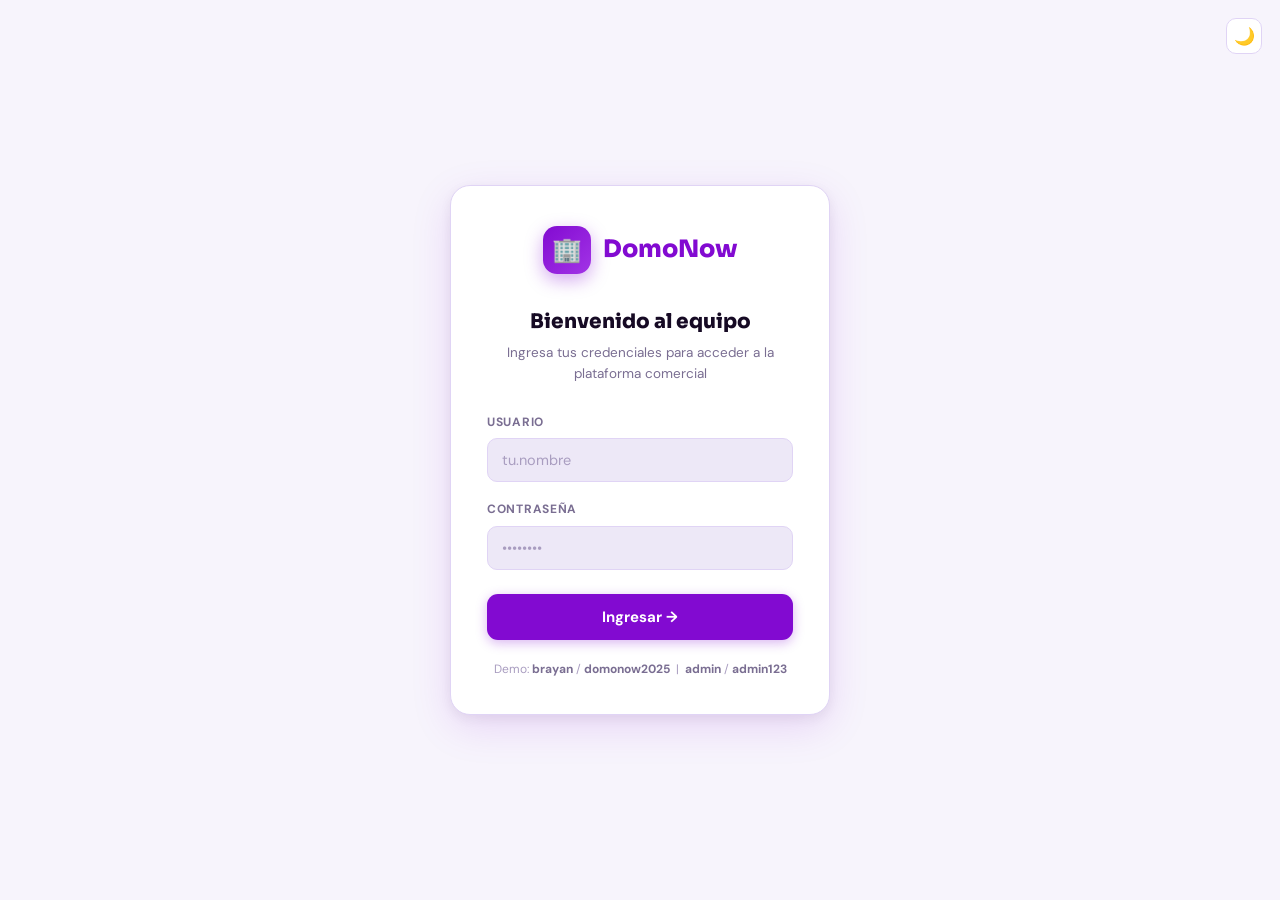
<file: index.html>
<!DOCTYPE html>
<html lang="es" data-theme="light">
<head>
  <meta charset="UTF-8"/>
  <meta name="viewport" content="width=device-width, initial-scale=1.0"/>
  <title>DomoNow · Acceso</title>
  <link rel="preconnect" href="https://fonts.googleapis.com">
  <link href="https://fonts.googleapis.com/css2?family=DM+Sans:wght@400;500;600;700&family=Sora:wght@700;800&display=swap" rel="stylesheet">
  <link rel="stylesheet" href="css/styles.css">
  <style>
    body { display: flex; align-items: center; justify-content: center; min-height: 100vh; overflow: auto; }
    .login-wrap {
      width: 100%; max-width: 420px; padding: 20px;
    }
    .login-card {
      background: var(--surface);
      border: 1.5px solid var(--border);
      border-radius: 20px;
      padding: 40px 36px 36px;
      box-shadow: var(--shadow-lg);
    }
    .login-logo {
      display: flex; align-items: center; gap: 12px;
      margin-bottom: 32px; justify-content: center;
    }
    .login-logo-icon {
      width: 48px; height: 48px; border-radius: 14px;
      background: linear-gradient(135deg, var(--purple), var(--purple-light));
      display: flex; align-items: center; justify-content: center;
      font-size: 24px; box-shadow: 0 6px 18px rgba(130,10,209,.35);
    }
    .login-logo-text { font-family: 'Sora', sans-serif; font-size: 24px; font-weight: 800; color: var(--purple); }
    .login-title { font-family: 'Sora', sans-serif; font-size: 20px; font-weight: 800; color: var(--text); text-align: center; margin-bottom: 6px; }
    .login-sub { font-size: 13.5px; color: var(--muted); text-align: center; margin-bottom: 28px; }
    .form-group { margin-bottom: 18px; }
    .form-label { display: block; font-size: 12px; font-weight: 700; letter-spacing: .06em; text-transform: uppercase; color: var(--muted); margin-bottom: 7px; }
    .form-input {
      width: 100%; padding: 12px 14px;
      background: var(--bg2); border: 1.5px solid var(--border);
      border-radius: 10px; color: var(--text);
      font-size: 14.5px; font-family: inherit;
      outline: none; transition: border-color .15s, background .25s;
    }
    .form-input:focus { border-color: var(--purple); background: var(--surface); }
    .form-input::placeholder { color: var(--muted2); }
    .login-btn {
      width: 100%; padding: 13px;
      background: var(--purple); color: #fff;
      border: none; border-radius: 11px;
      font-size: 15px; font-weight: 700; font-family: inherit;
      cursor: pointer; transition: all .15s; margin-top: 6px;
      box-shadow: 0 3px 12px rgba(130,10,209,.3);
    }
    .login-btn:hover { background: var(--purple-dark); box-shadow: 0 5px 18px rgba(130,10,209,.4); transform: translateY(-1px); }
    .login-btn:active { transform: translateY(0); }
    .login-error {
      background: rgba(185,28,28,.08); border: 1px solid rgba(185,28,28,.2);
      border-radius: 9px; padding: 10px 14px;
      font-size: 13px; color: #b91c1c; margin-bottom: 16px;
      display: none;
    }
    [data-theme="dark"] .login-error { color: #f87171; background: rgba(248,113,113,.1); border-color: rgba(248,113,113,.2); }
    .login-hint {
      text-align: center; font-size: 12px; color: var(--muted2); margin-top: 20px;
    }
    .login-hint strong { color: var(--muted); }
    .theme-toggle-login {
      position: fixed; top: 18px; right: 18px;
      width: 36px; height: 36px; border-radius: 10px;
      background: var(--surface); border: 1px solid var(--border);
      cursor: pointer; display: flex; align-items: center; justify-content: center;
      font-size: 17px; color: var(--muted); transition: all .15s;
    }
    .theme-toggle-login:hover { border-color: var(--purple); color: var(--purple); }
  </style>
</head>
<body>
  <button class="theme-toggle-login" id="themeBtn">🌙</button>
  <div class="login-wrap">
    <div class="login-card">
      <div class="login-logo">
        <div class="login-logo-icon">🏢</div>
        <div class="login-logo-text">DomoNow</div>
      </div>
      <div class="login-title">Bienvenido al equipo</div>
      <div class="login-sub">Ingresa tus credenciales para acceder a la plataforma comercial</div>

      <div class="login-error" id="loginError">Usuario o contraseña incorrectos</div>

      <div class="form-group">
        <label class="form-label" for="username">Usuario</label>
        <input class="form-input" type="text" id="username" placeholder="tu.nombre" autocomplete="username">
      </div>
      <div class="form-group">
        <label class="form-label" for="password">Contraseña</label>
        <input class="form-input" type="password" id="password" placeholder="••••••••" autocomplete="current-password">
      </div>
      <button class="login-btn" id="loginBtn">Ingresar →</button>

      <div class="login-hint">
        Demo: <strong>brayan</strong> / <strong>domonow2025</strong> &nbsp;|&nbsp; <strong>admin</strong> / <strong>admin123</strong>
      </div>
    </div>
  </div>

  <script src="js/config.js"></script>
  <script>
    // Redirect if already logged in
    if (localStorage.getItem('dn_user')) window.location.href = 'app.html';

    // Theme
    const html = document.documentElement;
    const themeBtn = document.getElementById('themeBtn');
    function setTheme(dark) {
      html.setAttribute('data-theme', dark ? 'dark' : 'light');
      themeBtn.textContent = dark ? '☀️' : '🌙';
      localStorage.setItem('dn-theme', dark ? 'dark' : 'light');
    }
    themeBtn.addEventListener('click', () => setTheme(html.getAttribute('data-theme') !== 'dark'));
    if (localStorage.getItem('dn-theme') === 'dark') setTheme(true);

    // Login
    function doLogin() {
      const user = document.getElementById('username').value.trim().toLowerCase();
      const pass = document.getElementById('password').value;
      const found = DN_USERS.find(u => u.username === user && u.password === pass);
      const errEl = document.getElementById('loginError');
      if (found) {
        localStorage.setItem('dn_user', JSON.stringify({ username: found.username, name: found.name, role: found.role }));
        window.location.href = 'app.html';
      } else {
        errEl.style.display = 'block';
        document.getElementById('password').value = '';
      }
    }
    document.getElementById('loginBtn').addEventListener('click', doLogin);
    document.getElementById('password').addEventListener('keydown', e => { if (e.key === 'Enter') doLogin(); });
    document.getElementById('username').addEventListener('keydown', e => { if (e.key === 'Enter') document.getElementById('password').focus(); });
  </script>
</body>
</html>
</file>
<file: css/styles.css>
/* ── TOKENS ─────────────────────────────── */
:root {
  --purple:       #820ad1;
  --purple-dark:  #6608a8;
  --purple-deep:  #4a0578;
  --purple-light: #a234e6;
  --purple-xlight:#c97cf0;
  --purple-tint:  rgba(130,10,209,.07);

  /* LIGHT */
  --bg:           #f7f4fc;
  --bg2:          #ede8f7;
  --surface:      #ffffff;
  --surface2:     #f2edfb;
  --border:       #e0d4f5;
  --border2:      #cfc0ec;
  --text:         #160a24;
  --text2:        #3d2960;
  --muted:        #7a6e92;
  --muted2:       #a99dc0;

  --shadow-sm:    0 1px 3px rgba(130,10,209,.08), 0 1px 2px rgba(0,0,0,.04);
  --shadow-md:    0 4px 16px rgba(130,10,209,.10), 0 2px 6px rgba(0,0,0,.05);
  --shadow-lg:    0 12px 40px rgba(130,10,209,.13), 0 4px 12px rgba(0,0,0,.06);

  --gold:         #b07d10; --gold-bg: rgba(176,125,16,.09); --gold-border: rgba(176,125,16,.22);
  --green:        #15803d; --green-bg: rgba(21,128,61,.08);
  --blue:         #1d4ed8; --blue-bg: rgba(29,78,216,.08);
  --orange:       #c2410c; --orange-bg: rgba(194,65,12,.08);
  --red:          #b91c1c; --red-bg: rgba(185,28,28,.08);
}

[data-theme="dark"] {
  --bg: #0e0916; --bg2: #160d22; --surface: #1a1128; --surface2: #231535;
  --border: #2e1f47; --border2: #3d2960; --text: #f0ebfa; --text2: #c8b8e8;
  --muted: #8a7aaa; --muted2: #6b5c88;
  --shadow-sm: 0 1px 3px rgba(0,0,0,.3);
  --shadow-md: 0 4px 16px rgba(0,0,0,.4);
  --shadow-lg: 0 12px 40px rgba(0,0,0,.5);
  --gold: #d4a853; --gold-bg: rgba(212,168,83,.1); --gold-border: rgba(212,168,83,.22);
  --green: #22c55e; --green-bg: rgba(34,197,94,.1);
  --blue: #60a5fa; --blue-bg: rgba(96,165,250,.1);
  --orange: #fb923c; --orange-bg: rgba(251,146,60,.1);
  --red: #f87171; --red-bg: rgba(248,113,113,.1);
  --purple-tint: rgba(130,10,209,.14);
}

/* ── BASE ─────────────────────────────── */
*, *::before, *::after { box-sizing: border-box; margin: 0; padding: 0; }
html { height: 100%; }
body {
  font-family: 'DM Sans', system-ui, sans-serif;
  background: var(--bg); color: var(--text);
  font-size: 15px; line-height: 1.55;
  transition: background .25s, color .25s;
}

/* ── SCROLLBAR ───────────────────────── */
::-webkit-scrollbar { width: 5px; height: 5px; }
::-webkit-scrollbar-track { background: transparent; }
::-webkit-scrollbar-thumb { background: var(--border2); border-radius: 999px; }

/* ── CHANNEL TAGS ────────────────────── */
.ch-tag { display: inline-flex; align-items: center; gap: 6px; padding: 5px 12px; border-radius: 999px; font-size: 12px; font-weight: 700; letter-spacing: .03em; margin-bottom: 12px; }
.ch-llamada  { background: rgba(29,78,216,.09);  color: var(--blue);   border: 1px solid rgba(29,78,216,.2); }
.ch-fria     { background: rgba(185,28,28,.08);   color: var(--red);    border: 1px solid rgba(185,28,28,.18); }
.ch-whatsapp { background: rgba(21,128,61,.08);   color: var(--green);  border: 1px solid rgba(21,128,61,.18); }
.ch-correo   { background: rgba(176,125,16,.09);  color: var(--gold);   border: 1px solid rgba(176,125,16,.2); }
.ch-caliente { background: rgba(194,65,12,.08);   color: var(--orange); border: 1px solid rgba(194,65,12,.18); }
.ch-spin     { background: var(--purple-tint);    color: var(--purple); border: 1px solid rgba(130,10,209,.2); }
[data-theme="dark"] .ch-spin { color: var(--purple-xlight); }

/* ── BADGES ──────────────────────────── */
.badge-blue   { background: var(--blue-bg);   color: var(--blue);   border: 1px solid rgba(29,78,216,.18); }
.badge-orange { background: var(--orange-bg); color: var(--orange); border: 1px solid rgba(194,65,12,.18); }
.badge-green  { background: var(--green-bg);  color: var(--green);  border: 1px solid rgba(21,128,61,.18); }
.badge-purple { background: var(--purple-tint); color: var(--purple); border: 1px solid rgba(130,10,209,.2); }
.badge-gold   { background: var(--gold-bg);   color: var(--gold);   border: 1px solid var(--gold-border); }
[data-theme="dark"] .badge-purple { color: var(--purple-xlight); }

/* ── BUTTONS ─────────────────────────── */
.btn { display: inline-flex; align-items: center; gap: 7px; padding: 9px 18px; border-radius: 10px; font-size: 13px; font-weight: 600; font-family: inherit; border: 1.5px solid transparent; cursor: pointer; transition: all .15s; }
.btn-primary { background: var(--purple); color: #fff; box-shadow: 0 2px 8px rgba(130,10,209,.3); }
.btn-primary:hover { background: var(--purple-dark); box-shadow: 0 4px 14px rgba(130,10,209,.4); }
.btn-outline { background: var(--surface2); color: var(--text2); border-color: var(--border2); }
.btn-outline:hover { border-color: var(--purple); color: var(--purple); background: var(--purple-tint); }
.btn-ghost { background: transparent; color: var(--muted); border-color: transparent; }
.btn-ghost:hover { background: var(--surface2); color: var(--text); }

/* ── FORM ELEMENTS ───────────────────── */
.form-group { margin-bottom: 16px; }
.form-label { display: block; font-size: 11px; font-weight: 700; letter-spacing: .07em; text-transform: uppercase; color: var(--muted); margin-bottom: 6px; }
.form-input, .form-select, .form-textarea {
  width: 100%; padding: 10px 13px;
  background: var(--bg2); border: 1.5px solid var(--border);
  border-radius: 9px; color: var(--text);
  font-size: 14px; font-family: inherit;
  outline: none; transition: border-color .15s, background .25s;
}
.form-input:focus, .form-select:focus, .form-textarea:focus { border-color: var(--purple); background: var(--surface); }
.form-input::placeholder, .form-textarea::placeholder { color: var(--muted2); }
.form-textarea { resize: vertical; min-height: 80px; }
.form-select { appearance: none; cursor: pointer; }

/* ── SCRIPT QUOTE ────────────────────── */
.script-quote {
  background: var(--bg2); border-left: 3px solid var(--purple);
  border-radius: 0 8px 8px 0; padding: 11px 14px; margin: 8px 0;
  font-size: 13.5px; line-height: 1.65; color: var(--text2); font-style: italic;
  transition: background .25s;
}
.step-tip {
  display: flex; gap: 8px; margin-top: 10px; font-size: 12.5px; color: var(--muted); line-height: 1.5;
  background: var(--purple-tint); border-radius: 7px; padding: 8px 12px;
  border: 1px solid rgba(130,10,209,.12);
}
.step-note {
  background: var(--gold-bg); border: 1px solid var(--gold-border);
  border-radius: 7px; padding: 8px 12px; font-size: 12.5px; color: var(--gold); margin-top: 10px; line-height: 1.5;
}

/* ── META BOX ────────────────────────── */
.meta-grid { display: grid; grid-template-columns: repeat(auto-fill, minmax(195px,1fr)); gap: 12px; margin-top: 20px; }
.meta-box {
  background: var(--surface); border: 1.5px solid var(--border);
  border-radius: 10px; padding: 14px 16px; box-shadow: var(--shadow-sm); transition: background .25s, border-color .25s;
}
.meta-box h5 { font-size: 10px; font-weight: 700; letter-spacing: .09em; text-transform: uppercase; color: var(--purple); margin-bottom: 7px; }
[data-theme="dark"] .meta-box h5 { color: var(--purple-xlight); }
.meta-box p { font-size: 13px; color: var(--text2); line-height: 1.55; }
.meta-box ul { list-style: none; display: flex; flex-direction: column; gap: 4px; }
.meta-box ul li { font-size: 13px; color: var(--text2); line-height: 1.5; padding-left: 14px; position: relative; }
.meta-box ul li::before { content: "›"; position: absolute; left: 0; color: var(--purple); font-weight: 700; }
[data-theme="dark"] .meta-box ul li::before { color: var(--purple-xlight); }

/* ── UTIL ────────────────────────────── */
.divider { height: 1px; background: var(--border); margin: 26px 0; }
.sec-hdr { margin-bottom: 14px; }
.sec-hdr h3 { font-size: 16px; font-weight: 700; color: var(--text); }
.sec-hdr p { font-size: 13px; color: var(--muted); margin-top: 3px; }
.flex-sb { display: flex; align-items: center; justify-content: space-between; flex-wrap: wrap; gap: 12px; }
.hidden { display: none !important; }
.mt2 { margin-top: 8px; } .mt3 { margin-top: 14px; } .mt4 { margin-top: 20px; }
</file>
